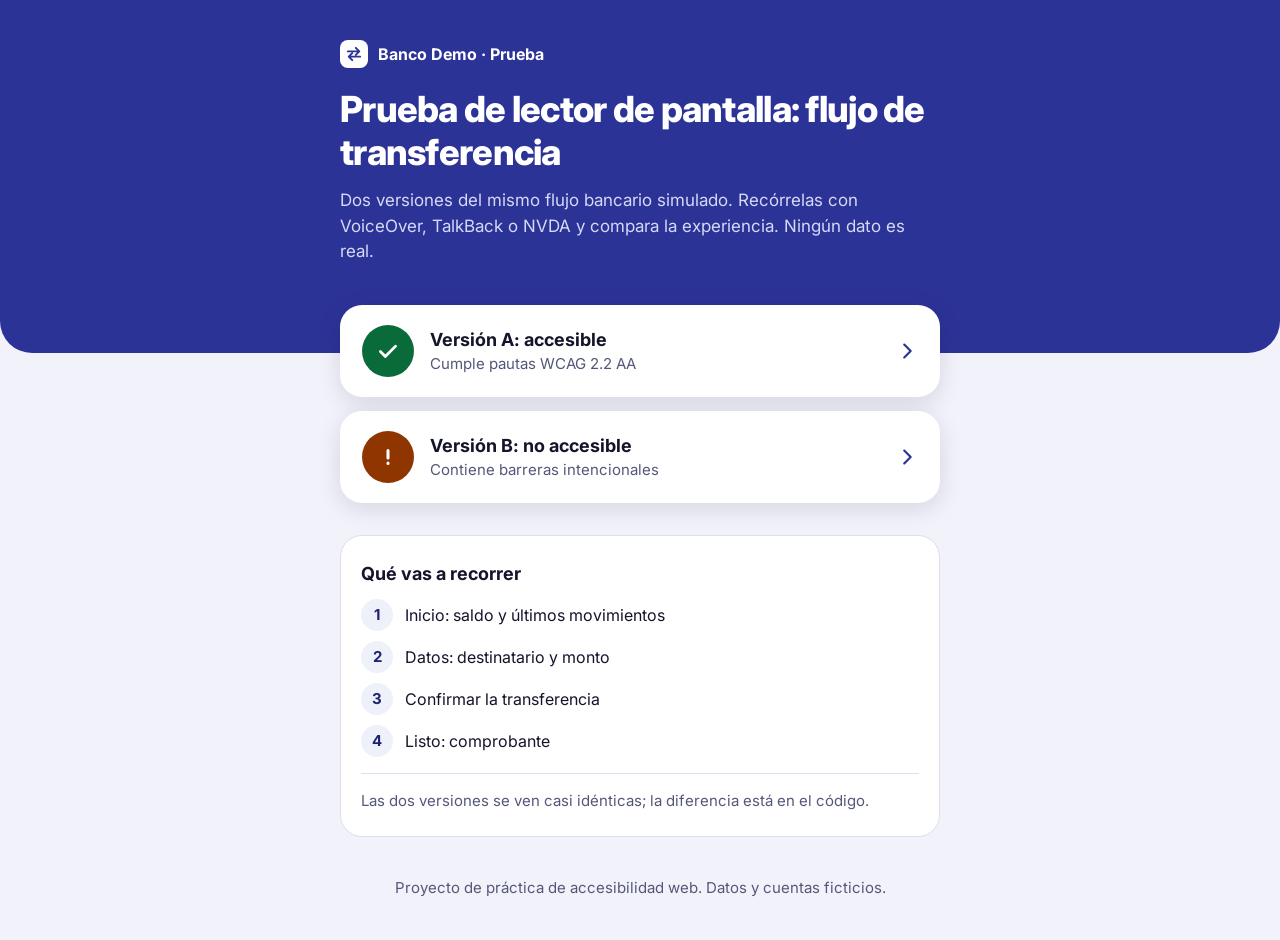
<file: index.html>
<!DOCTYPE html>
<!-- Portada. Estilos: css/portada.css -->
<html lang="es">
<head>
  <meta charset="UTF-8">
  <meta name="viewport" content="width=device-width, initial-scale=1">
  <title>Prueba de lector de pantalla – Flujo de transferencia</title>

  <link rel="preconnect" href="https://fonts.googleapis.com">
  <link rel="preconnect" href="https://fonts.gstatic.com" crossorigin>
  <link href="https://fonts.googleapis.com/css2?family=Inter:wght@400;500;600;700;800&display=swap" rel="stylesheet">
  <link rel="stylesheet" href="css/portada.css">
</head>
<body>
  <a class="skip" href="#contenido">Saltar al contenido principal</a>

  <header class="hero">
    <div class="envoltura">
      <p class="sello">
        <svg width="28" height="28" viewBox="0 0 32 32" aria-hidden="true" focusable="false"><rect width="32" height="32" rx="9" fill="#fff"/><path d="M9 13h13m0 0-4-4m4 4-4 4M23 19H10m0 0 4-4m-4 4 4 4" stroke="#2c3396" stroke-width="2.2" fill="none" stroke-linecap="round" stroke-linejoin="round"/></svg>
        Banco Demo · Prueba
      </p>
      <h1>Prueba de lector de pantalla: flujo de transferencia</h1>
      <p class="intro">Dos versiones del mismo flujo bancario simulado. Recórrelas con VoiceOver, TalkBack o NVDA y compara la experiencia. Ningún dato es real.</p>
    </div>
  </header>

  <main id="contenido" class="envoltura">
    <h2 class="sr-only">Elige una versión</h2>

    <ul class="versiones">
      <li>
        <a class="version" href="accesible/">
          <span class="v-icono v-ok" aria-hidden="true">
            <svg width="26" height="26" viewBox="0 0 24 24" focusable="false"><path d="M5 12.5l4.5 4.5L19 7.5" stroke="currentColor" stroke-width="2.6" fill="none" stroke-linecap="round" stroke-linejoin="round"/></svg>
          </span>
          <span class="v-texto">
            <span class="v-titulo">Versión A: accesible</span>
            <span class="v-desc">Cumple pautas WCAG 2.2 AA</span>
          </span>
          <svg class="v-flecha" width="22" height="22" viewBox="0 0 24 24" aria-hidden="true" focusable="false"><path d="M9 5l7 7-7 7" stroke="currentColor" stroke-width="2.4" fill="none" stroke-linecap="round" stroke-linejoin="round"/></svg>
        </a>
      </li>
      <li>
        <a class="version" href="no-accesible/">
          <span class="v-icono v-no" aria-hidden="true">
            <svg width="26" height="26" viewBox="0 0 24 24" focusable="false"><path d="M12 6v7M12 17.5v.5" stroke="currentColor" stroke-width="2.8" fill="none" stroke-linecap="round"/></svg>
          </span>
          <span class="v-texto">
            <span class="v-titulo">Versión B: no accesible</span>
            <span class="v-desc">Contiene barreras intencionales</span>
          </span>
          <svg class="v-flecha" width="22" height="22" viewBox="0 0 24 24" aria-hidden="true" focusable="false"><path d="M9 5l7 7-7 7" stroke="currentColor" stroke-width="2.4" fill="none" stroke-linecap="round" stroke-linejoin="round"/></svg>
        </a>
      </li>
    </ul>

    <section class="recorrido" aria-labelledby="t-recorrido">
      <h2 id="t-recorrido">Qué vas a recorrer</h2>
      <ol class="etapas">
        <li><span class="n" aria-hidden="true">1</span> Inicio: saldo y últimos movimientos</li>
        <li><span class="n" aria-hidden="true">2</span> Datos: destinatario y monto</li>
        <li><span class="n" aria-hidden="true">3</span> Confirmar la transferencia</li>
        <li><span class="n" aria-hidden="true">4</span> Listo: comprobante</li>
      </ol>
      <p class="nota">Las dos versiones se ven casi idénticas; la diferencia está en el código.</p>
    </section>
  </main>

  <footer class="pie envoltura">
    <p>Proyecto de práctica de accesibilidad web. Datos y cuentas ficticios.</p>
  </footer>
</body>
</html>
</file>
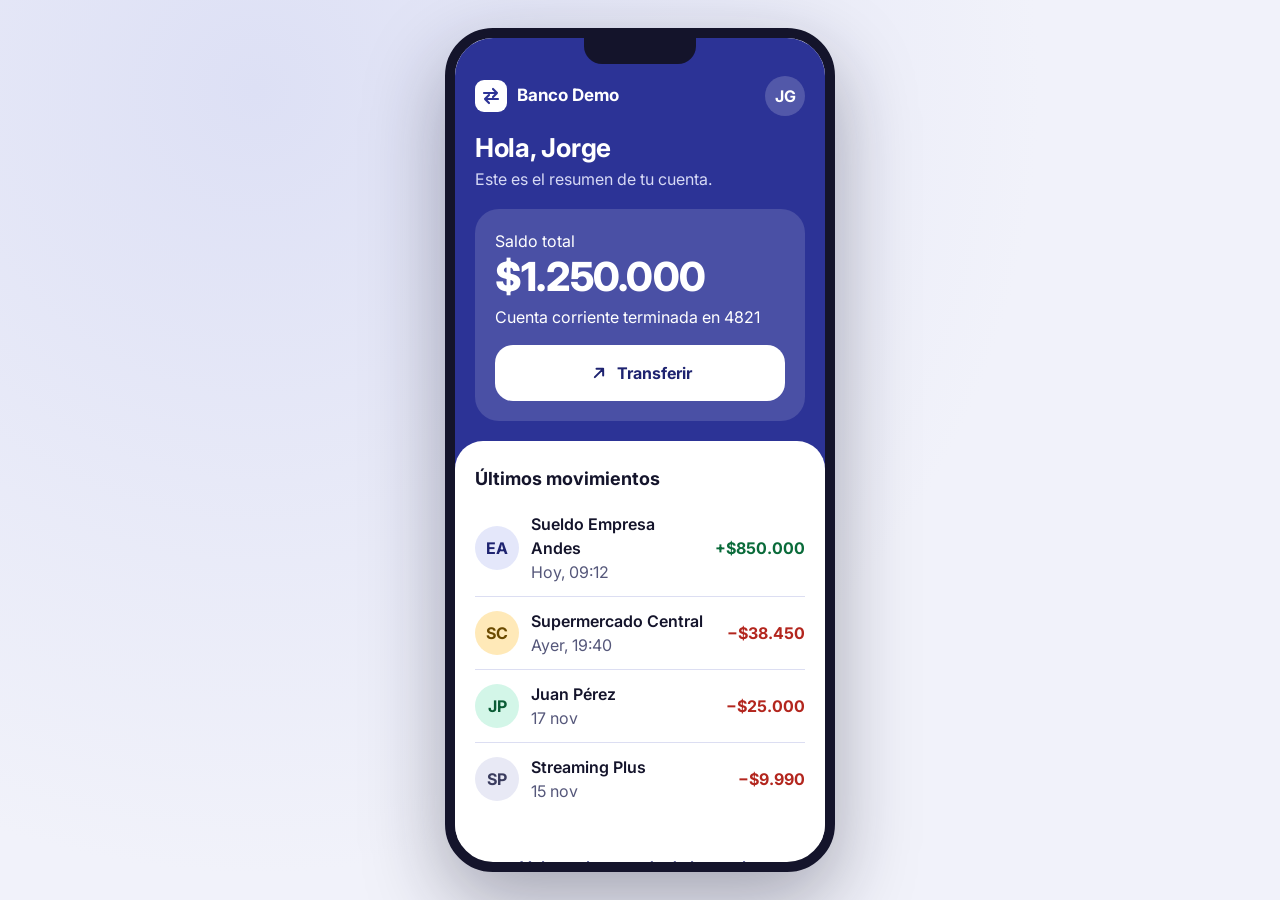
<file: accesible/index.html>
<!DOCTYPE html>
<!-- VERSIÓN ACCESIBLE. Estilos: ../css/base.css + ../css/accesible.css · Lógica: ../js/datos.js + ../js/accesible.js -->
<html lang="es">
<head>
  <meta charset="UTF-8">
  <!-- Zoom permitido (nada de maximum-scale ni user-scalable=no) -->
  <meta name="viewport" content="width=device-width, initial-scale=1">
  <title>Inicio – Banco Demo (versión accesible)</title>

  <link rel="preconnect" href="https://fonts.googleapis.com">
  <link rel="preconnect" href="https://fonts.gstatic.com" crossorigin>
  <link href="https://fonts.googleapis.com/css2?family=Inter:wght@400;500;600;700;800&display=swap" rel="stylesheet">
  <link rel="stylesheet" href="../css/base.css">
  <link rel="stylesheet" href="../css/accesible.css">
</head>
<body>
<div class="stage">
<div class="phone">
<div class="screen" id="screen">

  <a class="skip" href="#contenido">Saltar al contenido principal</a>

  <!-- Cabecera de la app -->
  <header class="top">
    <p class="marca">
      <svg width="32" height="32" viewBox="0 0 32 32" aria-hidden="true" focusable="false"><rect width="32" height="32" rx="9" fill="#fff"/><path d="M9 13h13m0 0-4-4m4 4-4 4M23 19H10m0 0 4-4m-4 4 4 4" stroke="#2c3396" stroke-width="2.2" fill="none" stroke-linecap="round" stroke-linejoin="round"/></svg>
      Banco Demo
    </p>
    <span class="yo" aria-hidden="true">JG</span>
  </header>

  <main class="main" id="contenido">

    <!-- ============ PANTALLA 0: INICIO ============ -->
    <section class="vista" id="v0">
      <div class="hero">
        <h1 class="titulo" id="t0" tabindex="-1">Hola, Jorge</h1>
        <p class="sub-hero">Este es el resumen de tu cuenta.</p>

        <div class="saldo-card">
          <!-- Una sola frase para el lector: "Saldo total: … pesos. Cuenta corriente terminada en 4 8 2 1." (la llena accesible.js) -->
          <p class="sr-only" id="saldo-voz"></p>
          <div aria-hidden="true">
            <p class="lbl">Saldo total</p>
            <p class="saldo-val" id="saldo-vis"></p>
            <p class="cuenta-sub">Cuenta corriente terminada en 4821</p>
          </div>
          <button type="button" class="btn btn-claro" id="btn-ir">
            <svg width="20" height="20" viewBox="0 0 24 24" aria-hidden="true" focusable="false"><path d="M7 17 17 7M9 7h8v8" stroke="currentColor" stroke-width="2.4" fill="none" stroke-linecap="round" stroke-linejoin="round"/></svg>
            Transferir
          </button>
        </div>
      </div>

      <div class="sheet">
        <h2 class="h2">Últimos movimientos</h2>
        <ul class="lista" id="movs"></ul>   <!-- lo llena accesible.js -->
      </div>
    </section>


    <!-- ============ PANTALLA 1: DATOS ============ -->
    <section class="vista" id="v1" hidden>
      <div class="hero">
        <div class="hero-fila">
          <button type="button" class="atras" data-volver="0" aria-label="Volver al inicio">
            <svg width="24" height="24" viewBox="0 0 24 24" aria-hidden="true" focusable="false"><path d="M15 5l-7 7 7 7" stroke="currentColor" stroke-width="2.4" fill="none" stroke-linecap="round" stroke-linejoin="round"/></svg>
          </button>
          <h1 class="titulo" id="t1" tabindex="-1">Transferir dinero</h1>
        </div>
        <!-- Se lee una sola vez, justo después del título: "Paso 1 de 3: Datos, paso actual; Paso 2 de 3: Confirmar…" -->
        <ol class="pasos">
          <li class="paso" data-p="1"><span aria-hidden="true">1. Datos</span><span class="sr-only">Paso 1 de 3: Datos<span class="est"></span></span></li>
          <li class="paso" data-p="2"><span aria-hidden="true">2. Confirmar</span><span class="sr-only">Paso 2 de 3: Confirmar<span class="est"></span></span></li>
          <li class="paso" data-p="3"><span aria-hidden="true">3. Listo</span><span class="sr-only">Paso 3 de 3: Listo<span class="est"></span></span></li>
        </ol>
      </div>

      <div class="sheet">
        <!-- Resumen de errores: recibe el foco al enviar con errores -->
        <div id="resumen" class="resumen-errores" role="alert" tabindex="-1" hidden>
          <h2 class="h2" id="titulo-errores">Revisa los siguientes errores:</h2>
          <ul id="lista-errores"></ul>
        </div>

        <form id="form" novalidate>

          <!-- Destinatario: grupo de radios nativos -->
          <fieldset aria-describedby="err-destinatario">
            <legend>Destinatario <span class="req">(obligatorio)</span></legend>

            <label class="contacto">
              <input type="radio" name="dest" value="mg" id="dest-mg" aria-labelledby="n-mg" aria-describedby="d-mg err-destinatario">
              <span hidden id="n-mg">María González</span><span hidden id="d-mg">Cuenta corriente terminada en 4 8 2 1</span>
              <span class="av" style="--bg:#e4e7fa;--fg:#1e2370" aria-hidden="true">MG</span>
              <span class="c-dat" aria-hidden="true"><span class="c-n">María González</span><span class="c-c">Cuenta corriente ••4821</span></span>
            </label>
            <label class="contacto">
              <input type="radio" name="dest" value="jp" id="dest-jp" aria-labelledby="n-jp" aria-describedby="d-jp err-destinatario">
              <span hidden id="n-jp">Juan Pérez</span><span hidden id="d-jp">Cuenta vista terminada en 1 9 3 4</span>
              <span class="av" style="--bg:#d3f6e8;--fg:#0a5c35" aria-hidden="true">JP</span>
              <span class="c-dat" aria-hidden="true"><span class="c-n">Juan Pérez</span><span class="c-c">Cuenta vista ••1934</span></span>
            </label>
            <label class="contacto">
              <input type="radio" name="dest" value="ar" id="dest-ar" aria-labelledby="n-ar" aria-describedby="d-ar err-destinatario">
              <span hidden id="n-ar">Ana Rojas</span><span hidden id="d-ar">Cuenta RUT terminada en 7 7 1 0</span>
              <span class="av" style="--bg:#ffe4d3;--fg:#8f3500" aria-hidden="true">AR</span>
              <span class="c-dat" aria-hidden="true"><span class="c-n">Ana Rojas</span><span class="c-c">Cuenta RUT ••7710</span></span>
            </label>

            <p class="error-campo" id="err-destinatario"></p>
          </fieldset>

          <!-- Los campos no repiten su etiqueta: el texto visible va aria-hidden y el input
               toma su nombre y descripción con aria-labelledby / aria-describedby. -->

          <!-- Monto -->
          <div class="campo">
            <label class="etiqueta" for="monto" id="et-monto" aria-hidden="true">Monto a transferir, en pesos <span class="req">(obligatorio)</span></label>
            <span class="ayuda" id="ayuda-monto" aria-hidden="true"></span>
            <span hidden id="ayuda-monto-voz"></span>   <!-- misma ayuda con el monto en palabras; la llena accesible.js -->
            <div class="input-peso">
              <span class="signo-peso" aria-hidden="true">$</span>   <!-- decorativo: el lector no dice "dólar" -->
              <input class="input" id="monto" type="text" inputmode="numeric" autocomplete="off" maxlength="11" placeholder="0" aria-labelledby="et-monto" aria-describedby="ayuda-monto-voz monto-voz err-monto">
            </div>
            <span class="ayuda" id="monto-letras" aria-hidden="true"></span>   <!-- visible: "$200.000 · doscientos mil pesos" (lo llena accesible.js) -->
            <span hidden id="monto-voz"></span>                              <!-- lo que lee el lector: "Doscientos mil pesos" -->
            <p class="error-campo" id="err-monto"></p>
          </div>

          <!-- Mensaje (opcional) -->
          <div class="campo">
            <label class="etiqueta" for="mensaje" id="et-mensaje" aria-hidden="true">Mensaje para el destinatario <span class="req">(opcional)</span></label>
            <span class="ayuda" id="ayuda-msg" aria-hidden="true">Máximo 40 caracteres.</span>
            <input class="input" id="mensaje" type="text" maxlength="40" aria-labelledby="et-mensaje" aria-describedby="ayuda-msg">
          </div>

          <button type="submit" class="btn btn-primario">Continuar</button>
        </form>
      </div>
    </section>


    <!-- ============ PANTALLA 2: CONFIRMAR ============ -->
    <section class="vista" id="v2" hidden>
      <div class="hero">
        <div class="hero-fila">
          <button type="button" class="atras" data-volver="1" aria-label="Volver y editar datos">
            <svg width="24" height="24" viewBox="0 0 24 24" aria-hidden="true" focusable="false"><path d="M15 5l-7 7 7 7" stroke="currentColor" stroke-width="2.4" fill="none" stroke-linecap="round" stroke-linejoin="round"/></svg>
          </button>
          <h1 class="titulo" id="t2" tabindex="-1">Confirma tu transferencia</h1>
        </div>
        <!-- Se lee una sola vez, justo después del título: "Paso 1 de 3: Datos, paso actual; Paso 2 de 3: Confirmar…" -->
        <ol class="pasos">
          <li class="paso" data-p="1"><span aria-hidden="true">1. Datos</span><span class="sr-only">Paso 1 de 3: Datos<span class="est"></span></span></li>
          <li class="paso" data-p="2"><span aria-hidden="true">2. Confirmar</span><span class="sr-only">Paso 2 de 3: Confirmar<span class="est"></span></span></li>
          <li class="paso" data-p="3"><span aria-hidden="true">3. Listo</span><span class="sr-only">Paso 3 de 3: Listo<span class="est"></span></span></li>
        </ol>
      </div>

      <div class="sheet">
        <!-- Todo lo que se ve en pantalla es también lo que se lee, en el mismo orden -->
        <!-- Cada fila se lee como una frase: "Monto, nueve mil pesos" (lo llena accesible.js) -->
        <div class="lista-filas">
          <p class="fila" id="fila-dest"><span class="sr-only"></span><span class="fila-k" aria-hidden="true">Destinatario</span><span class="fila-v" aria-hidden="true"></span></p>
          <p class="fila" id="fila-monto"><span class="sr-only"></span><span class="fila-k" aria-hidden="true">Monto</span><span class="fila-v" aria-hidden="true"></span></p>
          <p class="fila"><span class="sr-only">Desde, Cuenta corriente terminada en 4 8 2 1</span><span class="fila-k" aria-hidden="true">Desde</span><span class="fila-v" aria-hidden="true">Cuenta corriente ••4821</span></p>
          <p class="fila" id="fila-msg"><span class="sr-only"></span><span class="fila-k" aria-hidden="true">Mensaje</span><span class="fila-v" aria-hidden="true"></span></p>
        </div>

        <div style="margin-top:20px">
          <button type="button" class="btn btn-primario" id="btn-confirmar">Confirmar y transferir</button>
          <button type="button" class="btn btn-sec" id="btn-volver">Volver y editar datos</button>
        </div>
      </div>
    </section>


    <!-- ============ PANTALLA 3: LISTO ============ -->
    <section class="vista" id="v3" hidden>
      <div class="hero exito">
        <svg class="check" viewBox="0 0 88 88" aria-hidden="true" focusable="false"><circle cx="44" cy="44" r="42" fill="#ffffff"/><path d="M26 45l12 12 24-26" stroke="#2c3396" stroke-width="7" fill="none" stroke-linecap="round" stroke-linejoin="round"/></svg>
        <h1 class="titulo" id="t3" tabindex="-1">Transferencia realizada con éxito</h1>
        <!-- Se lee una sola vez, justo después del título: "Paso 1 de 3: Datos, paso actual; Paso 2 de 3: Confirmar…" -->
        <ol class="pasos">
          <li class="paso" data-p="1"><span aria-hidden="true">1. Datos</span><span class="sr-only">Paso 1 de 3: Datos<span class="est"></span></span></li>
          <li class="paso" data-p="2"><span aria-hidden="true">2. Confirmar</span><span class="sr-only">Paso 2 de 3: Confirmar<span class="est"></span></span></li>
          <li class="paso" data-p="3"><span aria-hidden="true">3. Listo</span><span class="sr-only">Paso 3 de 3: Listo<span class="est"></span></span></li>
        </ol>
      </div>

      <div class="sheet">
        <p id="texto-exito" style="margin-top:0"></p>
        <h2 class="h2">Comprobante</h2>
        <div class="comprobante">
          <div class="lista-filas">
            <p class="fila" id="r-fila-monto"><span class="sr-only"></span><span class="fila-k" aria-hidden="true">Monto</span><span class="fila-v" aria-hidden="true"></span></p>
            <p class="fila" id="r-fila-dest"><span class="sr-only"></span><span class="fila-k" aria-hidden="true">Destinatario</span><span class="fila-v" aria-hidden="true"></span></p>
            <p class="fila" id="r-fila-fecha"><span class="sr-only"></span><span class="fila-k" aria-hidden="true">Fecha</span><span class="fila-v" aria-hidden="true"></span></p>
            <p class="fila" id="r-fila-comp"><span class="sr-only"></span><span class="fila-k" aria-hidden="true">Número de comprobante</span><span class="fila-v" aria-hidden="true"></span></p>
          </div>
        </div>
        <button type="button" class="btn btn-primario" id="btn-inicio">Volver al inicio</button>
        <button type="button" class="btn btn-sec" id="btn-nueva">Hacer otra transferencia</button>
      </div>
    </section>

    <!-- Región aria-live: aquí se anuncia "Transfiriendo…" -->
    <div class="sr-only" role="status" aria-live="polite" id="anuncio"></div>
  </main>

  <footer class="pie"><a href="/">Volver a la portada de la prueba</a></footer>

</div>
</div>
</div>

<script src="../js/datos.js"></script>
<script src="../js/accesible.js"></script>
</body>
</html>
</file>
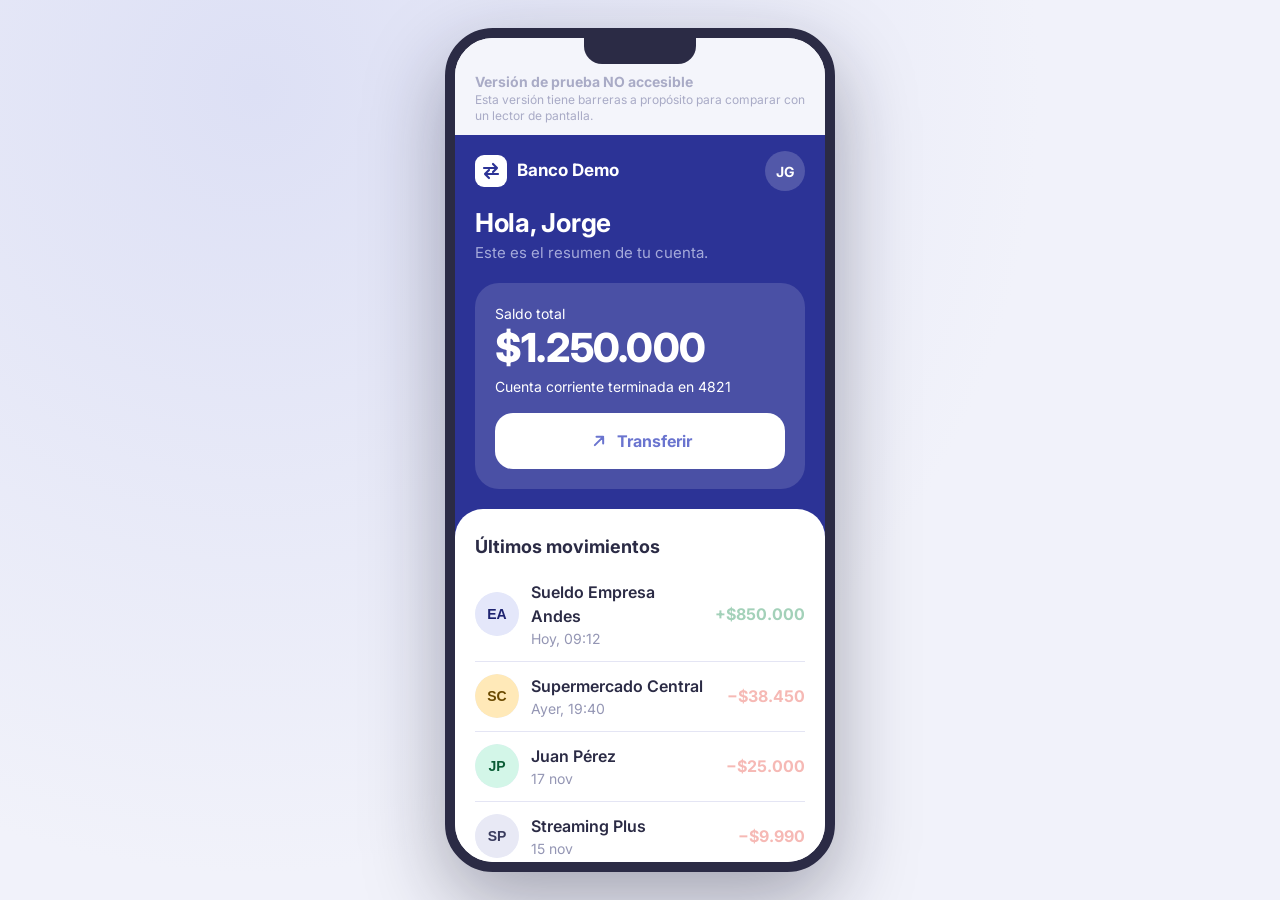
<file: no-accesible/index.html>
<!DOCTYPE html>
<!-- VERSIÓN NO ACCESIBLE (barreras intencionales, ver ../css/no-accesible.css y ../js/no-accesible.js).
     Barreras en este HTML: sin lang, título "app", zoom bloqueado, todo <div> con onclick,
     campos sin <label>, imágenes sin alt, iconos sin texto, sin landmarks ni encabezados. -->
<html>
<head>
  <meta charset="UTF-8">
  <!-- BARRERA: bloquea el zoom -->
  <meta name="viewport" content="width=device-width, initial-scale=1, maximum-scale=1, user-scalable=no">
  <!-- BARRERA: título genérico y <html> sin lang -->
  <title>app</title>

  <link rel="preconnect" href="https://fonts.googleapis.com">
  <link rel="preconnect" href="https://fonts.gstatic.com" crossorigin>
  <link href="https://fonts.googleapis.com/css2?family=Inter:wght@400;500;600;700;800&display=swap" rel="stylesheet">
  <link rel="stylesheet" href="../css/base.css">
  <link rel="stylesheet" href="../css/no-accesible.css">
</head>
<body>
<div class="stage">
<div class="phone">
<div class="toast" id="toast"></div>
<div class="screen" id="screen">

  <!-- Aviso de prueba. BARRERA: texto pequeño con contraste bajo (≈2:1, no cumple AA), en <div> sin semántica -->
  <div class="aviso-prueba">
    <div class="aviso-titulo">Versión de prueba NO accesible</div>
    <div>Esta versión tiene barreras a propósito para comparar con un lector de pantalla.</div>
  </div>

  <!-- Cabecera (BARRERA: <div>, no <header>; logo sin alt) -->
  <div class="top">
    <div class="marca">
      <img width="32" height="32" src="data:image/svg+xml,%3Csvg xmlns='http://www.w3.org/2000/svg' viewBox='0 0 32 32'%3E%3Crect width='32' height='32' rx='9' fill='white'/%3E%3Cpath d='M9 13h13m0 0-4-4m4 4-4 4M23 19H10m0 0 4-4m-4 4 4 4' stroke='%232c3396' stroke-width='2.2' fill='none' stroke-linecap='round' stroke-linejoin='round'/%3E%3C/svg%3E">
      Banco Demo
    </div>
    <div class="yo">JG</div>
  </div>

  <div class="main">

    <!-- ============ PANTALLA 0: INICIO ============ -->
    <div class="vista" id="s0">
      <div class="hero">
        <div class="titulo">Hola, Jorge</div>   <!-- BARRERA: no es un <h1> -->
        <div class="sub-hero">Este es el resumen de tu cuenta.</div>
        <div class="saldo-card">
          <div class="lbl">Saldo total</div>
          <div class="saldo-val" id="saldo"></div>
          <div class="cuenta-sub">Cuenta corriente terminada en 4821</div>
          <!-- BARRERA: botón hecho con <div onclick>, no se alcanza con teclado -->
          <div class="btn btn-claro" onclick="ir(1)">
            <svg width="20" height="20" viewBox="0 0 24 24"><path d="M7 17 17 7M9 7h8v8" stroke="currentColor" stroke-width="2.4" fill="none" stroke-linecap="round" stroke-linejoin="round"/></svg>
            Transferir
          </div>
        </div>
      </div>
      <div class="sheet">
        <div class="h2">Últimos movimientos</div>
        <div id="movs"></div>   <!-- lo llena no-accesible.js -->
      </div>
    </div>


    <!-- ============ PANTALLA 1: DATOS ============ -->
    <div class="vista" id="s1" style="display:none">
      <div class="hero">
        <div class="hero-fila">
          <!-- BARRERA: icono sin texto ni nombre accesible -->
          <div class="atras" onclick="ir(0)"><svg width="24" height="24" viewBox="0 0 24 24"><path d="M15 5l-7 7 7 7" stroke="currentColor" stroke-width="2.4" fill="none" stroke-linecap="round" stroke-linejoin="round"/></svg></div>
          <div class="titulo">Transferir dinero</div>
        </div>
        <!-- BARRERA: indicador de pasos solo visual -->
        <div class="pasos"><div class="paso on">1. Datos</div><div class="paso">2. Confirmar</div><div class="paso">3. Listo</div></div>
      </div>

      <div class="sheet">
        <div class="campo">
          <div style="font-weight:700;margin-bottom:10px">Destinatario</div>
          <!-- BARRERA: "radios" hechos con <div onclick>; avatares <img> sin alt -->
          <div class="contacto" id="k-mg" onclick="elegirContacto('mg')"><img class="av" id="av-mg"><div class="c-dat"><div class="c-n">María González</div><div class="c-c">Cuenta corriente ••4821</div></div><div class="radio"></div></div>
          <div class="contacto" id="k-jp" onclick="elegirContacto('jp')"><img class="av" id="av-jp"><div class="c-dat"><div class="c-n">Juan Pérez</div><div class="c-c">Cuenta vista ••1934</div></div><div class="radio"></div></div>
          <div class="contacto" id="k-ar" onclick="elegirContacto('ar')"><img class="av" id="av-ar"><div class="c-dat"><div class="c-n">Ana Rojas</div><div class="c-c">Cuenta RUT ••7710</div></div><div class="radio"></div></div>
        </div>

        <!-- BARRERA: campos sin <label>, solo placeholder -->
        <div class="campo"><input class="input" id="m" placeholder="Monto a transferir, en pesos"></div>
        <div class="campo"><input class="input" id="msg" placeholder="Mensaje (opcional)"></div>

        <div class="btn btn-primario" onclick="seguir()">Continuar</div>
      </div>
    </div>


    <!-- ============ PANTALLA 2: CONFIRMAR ============ -->
    <div class="vista" id="s2" style="display:none">
      <div class="hero">
        <div class="hero-fila">
          <div class="atras" onclick="ir(1)"><svg width="24" height="24" viewBox="0 0 24 24"><path d="M15 5l-7 7 7 7" stroke="currentColor" stroke-width="2.4" fill="none" stroke-linecap="round" stroke-linejoin="round"/></svg></div>
          <div class="titulo">Confirma tu transferencia</div>
        </div>
        <div class="pasos"><div class="paso hecho">1. Datos</div><div class="paso on">2. Confirmar</div><div class="paso">3. Listo</div></div>
      </div>
      <div class="sheet">
        <div class="fila"><div class="fila-k">Destinatario</div><div class="fila-v" id="cd"></div></div>
        <div class="fila"><div class="fila-k">Monto</div><div class="fila-v" id="cm"></div></div>
        <div class="fila"><div class="fila-k">Desde</div><div class="fila-v">Cuenta corriente ••4821</div></div>
        <div class="fila"><div class="fila-k">Mensaje</div><div class="fila-v" id="cs"></div></div>
        <div style="margin-top:20px">
          <div class="btn btn-primario" onclick="confirmar()">Confirmar y transferir</div>
          <div class="btn btn-sec" onclick="ir(1)">Volver y editar datos</div>
        </div>
      </div>
    </div>


    <!-- ============ PANTALLA 3: LISTO ============ -->
    <div class="vista" id="s3" style="display:none">
      <div class="hero exito">
        <!-- BARRERA: imagen de éxito sin alt -->
        <img class="check" src="data:image/svg+xml,%3Csvg xmlns='http://www.w3.org/2000/svg' viewBox='0 0 88 88'%3E%3Ccircle cx='44' cy='44' r='42' fill='%23ffffff'/%3E%3Cpath d='M26 45l12 12 24-26' stroke='%232c3396' stroke-width='7' fill='none' stroke-linecap='round' stroke-linejoin='round'/%3E%3C/svg%3E">
        <div class="titulo">Transferencia realizada con éxito</div>
        <div class="pasos"><div class="paso hecho">1. Datos</div><div class="paso hecho">2. Confirmar</div><div class="paso on">3. Listo</div></div>
      </div>
      <div class="sheet">
        <div id="txt" style="margin-bottom:16px"></div>
        <div class="h2">Comprobante</div>
        <div class="comprobante">
          <div class="fila"><div class="fila-k">Monto</div><div class="fila-v" id="r-monto"></div></div>
          <div class="fila"><div class="fila-k">Destinatario</div><div class="fila-v" id="r-dest"></div></div>
          <div class="fila"><div class="fila-k">Fecha</div><div class="fila-v" id="r-fecha"></div></div>
          <div class="fila"><div class="fila-k">Número de comprobante</div><div class="fila-v" id="r-comp"></div></div>
        </div>
        <div class="btn btn-primario" onclick="reiniciar(0)">Volver al inicio</div>
        <div class="btn btn-sec" onclick="reiniciar(1)">Hacer otra transferencia</div>
      </div>
    </div>

  </div>

  <div class="pie" onclick="location.href='/'">Volver a la portada de la prueba</div>

</div>
</div>
</div>

<script src="../js/datos.js"></script>
<script src="../js/no-accesible.js"></script>
</body>
</html>
</file>
<file: css/portada.css>
/* ==========================================================================
   portada.css — estilos de la página de inicio (index.html).
   Índice: 1. Variables · 2. Base · 3. Cabecera azul · 4. Tarjetas de versión
           5. Recorrido · 6. Pie · 7. Foco y movimiento
   ========================================================================== */

/* 1. VARIABLES ------------------------------------------------------------ */
:root {
  --brand: #2c3396;
  --brand-d: #1e2370;
  --brand-tint: #eef0fa;
  --on-brand-soft: #d6d9f5;
  --ink: #14142b;
  --muted: #55577a;
  --line: #dcdef2;
  --ok: #0a6b3a;
  --warn: #8f3500;
  --focus: #ffc83d;
}

/* 2. BASE ----------------------------------------------------------------- */
* { box-sizing: border-box; }
body {
  margin: 0;
  font-family: Inter, system-ui, -apple-system, "Segoe UI", Roboto, sans-serif;
  line-height: 1.5;
  color: var(--ink);
  background: #f1f2fa;
}
.envoltura { max-width: 40rem; margin: 0 auto; padding-left: 1.25rem; padding-right: 1.25rem; }
h2 { margin: 0 0 .75rem; font-size: 1.125rem; }

.sr-only { position: absolute; width: 1px; height: 1px; margin: -1px; padding: 0; overflow: hidden; clip: rect(0, 0, 0, 0); white-space: nowrap; border: 0; }
.skip { position: absolute; left: -9999px; top: 0; z-index: 10; padding: .75rem 1rem; background: #fff; color: var(--brand-d); font-weight: 700; border-radius: 0 0 12px 0; }
.skip:focus { left: 0; }

/* 3. CABECERA AZUL -------------------------------------------------------- */
.hero { padding: 2.5rem 0 5.5rem; background: var(--brand); color: #fff; border-radius: 0 0 32px 32px; }
.sello { display: flex; align-items: center; gap: .625rem; margin: 0 0 1.25rem; font-weight: 700; font-size: 1rem; }
h1 { margin: 0; font-size: clamp(1.75rem, 5vw, 2.25rem); line-height: 1.2; font-weight: 800; letter-spacing: -.02em; }
.intro { margin: .875rem 0 0; font-size: 1.0625rem; color: var(--on-brand-soft); }

/* 4. TARJETAS DE VERSIÓN -------------------------------------------------- */
main { padding-bottom: 1rem; }

.versiones { position: relative; list-style: none; margin: -3rem 0 2rem;   /* sube sobre el borde de la cabecera */ padding: 0; display: grid; gap: .875rem; }
.version {
  display: flex; align-items: center; gap: 1rem;
  min-height: 88px; padding: 1.125rem 1.25rem;
  background: #fff; color: var(--ink); text-decoration: none;
  border: 2px solid transparent; border-radius: 22px;
  box-shadow: 0 6px 24px rgba(20, 20, 43, .12);
}
.version:hover { border-color: var(--brand); }
.v-icono { flex: none; width: 52px; height: 52px; border-radius: 50%; display: grid; place-items: center; color: #fff; }
.v-ok { background: var(--ok); }
.v-no { background: var(--warn); }
.v-texto { flex: 1; display: flex; flex-direction: column; }
.v-titulo { font-size: 1.125rem; font-weight: 700; }
.v-desc { font-size: .9375rem; color: var(--muted); }
.v-flecha { flex: none; color: var(--brand); }

/* 5. RECORRIDO ------------------------------------------------------------ */
.recorrido { padding: 1.5rem 1.25rem; background: #fff; border-radius: 22px; border: 1px solid var(--line); }
.etapas { list-style: none; margin: 0 0 1rem; padding: 0; display: grid; gap: .625rem; }
.etapas li { display: flex; align-items: center; gap: .75rem; }
.n { flex: none; width: 32px; height: 32px; display: grid; place-items: center; border-radius: 50%; background: var(--brand-tint); color: var(--brand-d); font-weight: 700; font-size: .9375rem; }
.nota { margin: 0; padding-top: 1rem; border-top: 1px solid var(--line); font-size: .9375rem; color: var(--muted); }

/* 6. PIE ------------------------------------------------------------------ */
.pie { padding-top: 1.5rem; padding-bottom: 2.5rem; text-align: center; font-size: .9375rem; color: var(--muted); }
.pie p { margin: 0; }

/* 7. FOCO Y MOVIMIENTO ---------------------------------------------------- */
:focus-visible { outline: 3px solid var(--focus); outline-offset: 2px; box-shadow: 0 0 0 5px var(--ink); }
@media (prefers-reduced-motion: no-preference) {
  .version { transition: transform .15s, border-color .15s; }
  .version:hover { transform: translateY(-2px); }
}
</file>
<file: css/base.css>
/* ==========================================================================
   base.css — estilos COMPARTIDOS por las dos versiones.
   Aquí vive todo lo visual: colores, marco de teléfono, tarjetas, botones…
   Por eso /accesible/ y /no-accesible/ se ven casi idénticas.
   Lo que cambia entre versiones está en accesible.css y no-accesible.css.
   Índice:
     1. Variables (paleta)
     2. Base y marco de teléfono
     3. Cabecera y héroe azul
     4. Indicador de pasos
     5. Hoja blanca (contenido)
     6. Pantalla de inicio (saldo y movimientos)
     7. Botones
     8. Formulario (contactos, monto, campos)
     9. Confirmar y comprobante
   ========================================================================== */


/* 1. VARIABLES ------------------------------------------------------------ */
:root {
  /* Azul de marca */
  --brand: #2c3396;
  --brand-d: #1e2370;          /* azul oscuro: textos y botones sobre fondo claro */
  --brand-tint: #eef0fa;       /* azul muy claro: tarjetas */
  --on-brand-soft: #d6d9f5;    /* texto secundario sobre el azul */

  /* Neutros */
  --ink: #14142b;              /* texto principal */
  --muted: #55577a;            /* texto secundario */
  --line: #dcdef2;             /* separadores */
  --field: #767897;            /* borde de campos */

  /* Estados */
  --error: #b3261e;
  --error-bg: #fff1f0;
  --ok: #0a6b3a;

  /* Botones (la versión no accesible los aclara a propósito) */
  --btn-bg: var(--brand);
  --btn-borde: var(--brand);
  --btn-link: var(--brand-d);

  /* Foco (solo se usa en la versión accesible) */
  --focus: #ffc83d;
}


/* 2. BASE Y MARCO DE TELÉFONO ----------------------------------------------
   En móvil la app ocupa toda la pantalla.
   Desde 600 px se dibuja dentro de un teléfono centrado.               */
* { box-sizing: border-box; }
html { -webkit-text-size-adjust: 100%; }

body {
  margin: 0;
  font-family: Inter, system-ui, -apple-system, "Segoe UI", Roboto, sans-serif;
  font-size: 1rem;
  line-height: 1.5;
  color: var(--ink);
  background: #fff;
}

.stage  { min-height: 100vh; min-height: 100dvh; }
.phone  { position: relative; min-height: 100vh; min-height: 100dvh; background: #fff; }
.screen { display: flex; flex-direction: column; min-height: inherit; }

@media (min-width: 600px) {
  body  { background: radial-gradient(circle at 20% 10%, #dde0f5, #f1f2fa 60%); }
  .stage { display: grid; place-items: center; padding: 24px; }

  .phone {
    width: 390px;
    height: min(844px, calc(100vh - 48px));
    min-height: 0;
    border: 10px solid var(--ink);
    border-radius: 48px;
    overflow: hidden;
    box-shadow: 0 30px 80px rgba(20, 20, 43, .35);
  }
  /* Muesca del teléfono (decorativa) */
  .phone::before {
    content: "";
    position: absolute; z-index: 20; top: 0; left: 50%;
    transform: translateX(-50%);
    width: 112px; height: 26px;
    background: var(--ink);
    border-radius: 0 0 18px 18px;
  }
  .screen { height: 100%; min-height: 0; overflow-y: auto; }
  .phone .top { padding-top: 38px; }   /* deja espacio a la muesca */
}


/* 3. CABECERA Y HÉROE AZUL ------------------------------------------------ */
.top {
  background: var(--brand);
  color: #fff;
  display: flex; align-items: center; justify-content: space-between;
  padding: 16px 20px 4px;
}
.marca { display: flex; align-items: center; gap: 10px; margin: 0; font-weight: 700; font-size: 1.0625rem; }
.yo    { width: 40px; height: 40px; border-radius: 50%; background: rgba(255,255,255,.18); display: grid; place-items: center; font-weight: 700; font-size: .875rem; }

.main  { flex: 1; display: flex; flex-direction: column; }
.vista { flex: 1; display: flex; flex-direction: column; }   /* una "pantalla" de la app */

.hero      { background: var(--brand); color: #fff; padding: 12px 20px 48px; }
.hero-fila { display: flex; align-items: center; gap: 12px; }
.titulo    { margin: 0; font-size: 1.625rem; line-height: 1.2; font-weight: 700; letter-spacing: -.01em; }
.sub-hero  { margin: 4px 0 0; color: var(--on-brand-soft); font-size: .9375rem; }

/* Botón circular "volver" */
.atras {
  flex: none; width: 48px; height: 48px; padding: 0;
  display: grid; place-items: center;
  border-radius: 50%;
  border: 2px solid rgba(255,255,255,.6);
  background: rgba(255,255,255,.14);
  color: #fff;
  cursor: pointer;
}


/* 4. INDICADOR DE PASOS --------------------------------------------------- */
.pasos { display: flex; gap: 8px; margin: 18px 0 0; padding: 0; list-style: none; }
.paso  { flex: 1; padding-top: 8px; font-size: .875rem; color: var(--on-brand-soft); border-top: 4px solid rgba(255,255,255,.4); }
.paso.on    { color: #fff; font-weight: 700; border-top-color: #fff; }       /* paso actual */
.paso.hecho { color: #fff; border-top-color: rgba(255,255,255,.85); }        /* paso completado */


/* 5. HOJA BLANCA (CONTENIDO) ---------------------------------------------- */
.sheet {
  flex: 1;
  position: relative;
  margin-top: -28px;               /* sube sobre el héroe azul */
  padding: 24px 20px 28px;
  background: #fff;
  border-radius: 28px 28px 0 0;
}
.lista { margin: 0; padding: 0; list-style: none; }
.h2   { margin: 0 0 8px; font-size: 1.125rem; font-weight: 700; }
.pie  { text-align: center; font-size: .875rem; }


/* 6. PANTALLA DE INICIO --------------------------------------------------- */
.saldo-card { margin-top: 18px; padding: 20px; border-radius: 24px; background: rgba(255,255,255,.14); }
.lbl        { margin: 0; font-size: .875rem; color: #fff; }
.saldo-val  { margin: 2px 0 0; font-size: 2.5rem; line-height: 1.1; font-weight: 800; letter-spacing: -.02em; }
.cuenta-sub { margin: 6px 0 16px; font-size: .875rem; color: #fff; }

/* Lista de movimientos */
.mov     { padding: 12px 0; border-bottom: 1px solid var(--line); }
.mov:last-child { border-bottom: 0; }
.mov-vis { display: flex; align-items: center; gap: 12px; }
.mov-dat { flex: 1; min-width: 0; display: flex; flex-direction: column; }
.mov-n   { font-weight: 600; }
.mov-f   { font-size: .875rem; color: var(--muted); }
.monto-mov { font-weight: 700; white-space: nowrap; text-align: right; }
.pos { color: var(--ok); }
.neg { color: var(--error); }

/* Avatar con iniciales (los colores llegan por --bg y --fg) */
.av {
  flex: none; width: 44px; height: 44px; border-radius: 50%;
  display: grid; place-items: center;
  font-weight: 700; font-size: .875rem;
  background: var(--bg, var(--brand-tint));
  color: var(--fg, var(--brand-d));
}


/* 7. BOTONES -------------------------------------------------------------- */
.btn {
  display: flex; align-items: center; justify-content: center; gap: 8px;
  width: 100%; min-height: 56px; padding: .75rem 1.25rem;
  font: inherit; font-weight: 700; font-size: 1rem;
  border: 2px solid transparent; border-radius: 18px;
  cursor: pointer;
}
.btn-primario { background: var(--btn-bg); border-color: var(--btn-borde); color: #fff; }
.btn-sec      { margin-top: 12px; background: #fff; border-color: var(--btn-borde); color: var(--btn-link); }
.btn-claro    { background: #fff; color: var(--btn-link); }


/* 8. FORMULARIO ----------------------------------------------------------- */
.campo { margin-bottom: 20px; }

.input {
  width: 100%; min-height: 56px; padding: .75rem 1rem;
  font: inherit; color: var(--ink);
  background: #fff;
  border: 2px solid var(--field); border-radius: 14px;
}

/* Tarjeta de contacto (avatar + nombre + cuenta + marca de selección) */
.contacto {
  display: flex; align-items: center; gap: 12px;
  min-height: 68px; margin-bottom: 10px; padding: 10px 14px;
  background: #fff;
  border: 2px solid var(--line); border-radius: 18px;
  cursor: pointer;
}
.c-dat { flex: 1; display: flex; flex-direction: column; }
.c-n   { font-weight: 600; }
.c-c   { font-size: .875rem; color: var(--muted); }



/* 9. CONFIRMAR Y COMPROBANTE ---------------------------------------------- */

/* Fila "etiqueta ... valor" (sirve para <div>, <dt>/<dd>, etc.) */
.fila { display: flex; justify-content: space-between; gap: 16px; padding: 12px 0; border-bottom: 1px solid var(--line); }
.fila:last-child { border-bottom: 0; }
.fila-k { color: var(--muted); }
.fila-v { font-weight: 600; text-align: right; }

.exito  { text-align: center; }
.check  { display: block; width: 88px; height: 88px; margin: 0 auto 16px; }
.comprobante { margin-bottom: 20px; padding: 4px 18px; border: 2px dashed var(--field); border-radius: 20px; }
.comprobante .fila { padding: 10px 0; }
</file>
<file: css/accesible.css>
/* ==========================================================================
   accesible.css — lo que SOLO usa la versión accesible.
   (Los estilos visuales compartidos están en base.css.)
   Índice:
     1. Utilidades de accesibilidad (sr-only, hidden, skip link)
     2. Foco visible
     3. Formulario: etiquetas, ayudas y errores
     4. Contactos con radios nativos
     5. Detalles de elementos semánticos
     6. Movimiento reducido
     7. Tamaño mínimo de texto: 16 px
   ========================================================================== */


/* 1. UTILIDADES ----------------------------------------------------------- */

/* Texto solo para lector de pantalla */
.sr-only {
  position: absolute; width: 1px; height: 1px; margin: -1px; padding: 0;
  overflow: hidden; clip: rect(0, 0, 0, 0); white-space: nowrap; border: 0;
}
[hidden] { display: none !important; }

/* "Saltar al contenido": invisible hasta recibir foco con Tab */
.skip {
  position: absolute; left: -9999px; top: 0; z-index: 30;
  padding: .75rem 1rem;
  background: #fff; color: var(--brand-d);
  font-weight: 700; border-radius: 0 0 12px 0;
}
.skip:focus { left: 0; }


/* 2. FOCO VISIBLE (WCAG 2.4.7) ---------------------------------------------
   Anillo amarillo + borde oscuro: se ve sobre fondo azul y sobre blanco.   */
:focus-visible {
  outline: 3px solid var(--focus);
  outline-offset: 2px;
  box-shadow: 0 0 0 5px var(--ink);
}
.titulo:focus { outline: none; }   /* el título recibe foco por código, no es un control */


/* 3. FORMULARIO ----------------------------------------------------------- */
.etiqueta { display: block; margin-bottom: 4px; font-weight: 700; }   /* <label> visible */
.req { font-weight: 500; color: var(--muted); }   /* "(obligatorio)" / "(opcional)": siempre visibles */
.ayuda    { display: block; margin-bottom: 8px; font-size: 1rem; color: var(--muted); }

fieldset { min-width: 0; margin: 0 0 20px; padding: 0; border: 0; }
legend   { margin-bottom: 10px; padding: 0; font-weight: 700; }

/* Campo de monto: el "$" es decorativo (aria-hidden) y va dentro del recuadro, a la izquierda */
.input-peso { position: relative; margin-bottom: .75rem; }   /* deja aire para el borde de foco y el monto en letras */
.input-peso .signo-peso { position: absolute; left: 1rem; top: 50%; transform: translateY(-50%); color: var(--muted); pointer-events: none; }
.input-peso .input { padding-left: 2rem; }

/* Campo con error: borde rojo + fondo + mensaje con icono (nunca solo color) */
.input[aria-invalid="true"] { border-color: var(--error); background: var(--error-bg); }
.error-campo { margin: 8px 0 0; font-size: 1rem; font-weight: 600; color: var(--error); }
.error-campo:empty  { display: none; }
.error-campo::before { content: "⚠ "; }

/* Resumen de errores (recibe el foco al enviar con errores) */
.resumen-errores { margin-bottom: 20px; padding: 16px; background: var(--error-bg); border: 3px solid var(--error); border-radius: 18px; }
.resumen-errores .h2 { margin: 0 0 8px; color: var(--error); }
.resumen-errores ul  { margin: 0; padding-left: 1.25rem; }
.resumen-errores a   { color: var(--error); font-weight: 600; }


/* 4. CONTACTOS CON RADIOS NATIVOS ------------------------------------------
   Cada contacto es un <label> que envuelve un <input type="radio">.
   Toda la tarjeta es clicable (≥ 44 px) y el radio real queda a la derecha.  */
.contacto input { order: 3; flex: none; width: 24px; height: 24px; margin: 0; accent-color: var(--brand); }
.contacto:has(input:checked)              { border-color: var(--brand); background: var(--brand-tint); }
.contacto:has(input[aria-invalid="true"]) { border-color: var(--error); }
.contacto input[aria-invalid="true"]      { outline: 2px solid var(--error); outline-offset: 2px; }

/* El foco se dibuja en toda la tarjeta, no solo en el círculo */
.contacto:has(input:focus-visible) { outline: 3px solid var(--focus); outline-offset: 2px; box-shadow: 0 0 0 5px var(--ink); }
.contacto input:focus-visible      { outline: none; box-shadow: none; }


/* 5. DETALLES SEMÁNTICOS -------------------------------------------------- */
p.fila { margin: 0; }   /* filas "etiqueta … valor" como texto simple: sin "término" / "descripción" */
.btn[aria-disabled="true"] { background: var(--brand-d); border-color: var(--brand-d); cursor: progress; }   /* "Transfiriendo…" */
.btn-primario:hover        { background: var(--brand-d); border-color: var(--brand-d); }
.pie a { display: inline-block; padding: 12px; color: var(--brand-d); font-weight: 600; }                    /* objetivo ≥ 44 px */
.pie   { padding: 0 20px 20px; }


/* 6. MOVIMIENTO REDUCIDO (WCAG 2.3.3) ------------------------------------- */
@media (prefers-reduced-motion: no-preference) {
  .btn { transition: background .15s; }
  .vista:not([hidden]) { animation: entra .25s ease-out; }
  @keyframes entra {
    from { opacity: 0; transform: translateY(8px); }
    to   { opacity: 1; transform: none; }
  }
}


/* 7. TAMAÑO MÍNIMO DE TEXTO: 16 px ------------------------------------------
   base.css usa 14–15 px en textos secundarios; aquí ningún texto baja de 1rem. */
.sub-hero, .lbl, .cuenta-sub, .paso, .mov-f, .c-c, .pie, .yo, .av { font-size: 1rem; }
</file>
<file: css/no-accesible.css>
/* ==========================================================================
   no-accesible.css — BARRERAS INTENCIONALES de la versión no accesible.
   Visualmente casi igual a la accesible (comparten base.css), pero con:
     1. Foco eliminado
     2. Contraste bajo (se sobrescriben las variables de color)
     3. Errores solo por color
     4. Selección de contacto "falsa" (div en vez de radio)
     5. Toast que desaparece rápido
   ========================================================================== */


/* 1. BARRERA: sin indicador de foco (viola WCAG 2.4.7) --------------------- */
* { outline: none !important; }


/* 2. BARRERA: contraste bajo (viola WCAG 1.4.3 y 1.4.11) --------------------
   Basta con aclarar las variables: base.css hace el resto.                  */
:root {
  --ink: #2b2b45;
  --muted: #9496b4;
  --line: #e4e5f4;
  --field: #dcdcea;            /* borde de campos casi invisible */
  --error: #f08a84;
  --error-bg: #fff6f5;
  --ok: #5fa883;
  --on-brand-soft: #a5aada;
  --btn-bg: #6a74cf;           /* botones con texto blanco de bajo contraste */
  --btn-borde: #6a74cf;
  --btn-link: #6a74cf;
}
.input::placeholder { color: #c4c5d8; }                 /* el placeholder hace de "etiqueta" */
.monto-mov.pos { color: #a3d1b9; }                     /* abonos casi ilegibles (1,7:1 sobre blanco) */
.monto-mov.neg { color: #f6b9b5; }                     /* cargos casi ilegibles (1,7:1 sobre blanco) */


/* 3. BARRERA: el error se marca solo con color (viola WCAG 1.4.1 y 3.3.1) -- */
.rojo { border-color: var(--error) !important; background: var(--error-bg) !important; }


/* 4. BARRERA: "radio" falso hecho con <div> (viola WCAG 4.1.2) ------------- */
.contacto .radio { order: 3; flex: none; width: 24px; height: 24px; border: 2px solid #b9bad0; border-radius: 50%; background: #fff; }
.contacto.sel { border-color: var(--brand); background: var(--brand-tint); }
.contacto.sel .radio { border: 7px solid var(--brand); }


/* 5. BARRERA: aviso que desaparece en 1,5 s (viola WCAG 2.2.1) ------------- */
.toast {
  display: none;
  position: absolute; z-index: 40; bottom: 24px; left: 50%; transform: translateX(-50%);
  padding: .5rem 1.25rem;
  background: #f26b63; color: #ffe9e7;
  border-radius: 20px; font-size: .8125rem;
}


/* 6. BARRERA: aviso inicial con contraste insuficiente (viola WCAG 1.4.3) ---- */
.aviso-prueba { padding: 10px 20px; background: #f4f5fb; color: #a9abc6; font-size: .75rem; line-height: 1.4; }
.aviso-prueba .aviso-titulo { font-size: .875rem; font-weight: 700; }
@media (min-width: 600px) { .aviso-prueba { padding-top: 34px; } }   /* deja espacio a la muesca */
@media (min-width: 600px) { .phone .top { padding-top: 16px; } }


/* Ajustes menores para que se vea igual que la versión accesible */
img.av { display: block; }
.btn   { user-select: none; }
.pie   { padding: 12px 20px 24px; color: var(--muted); cursor: pointer; }
</file>
